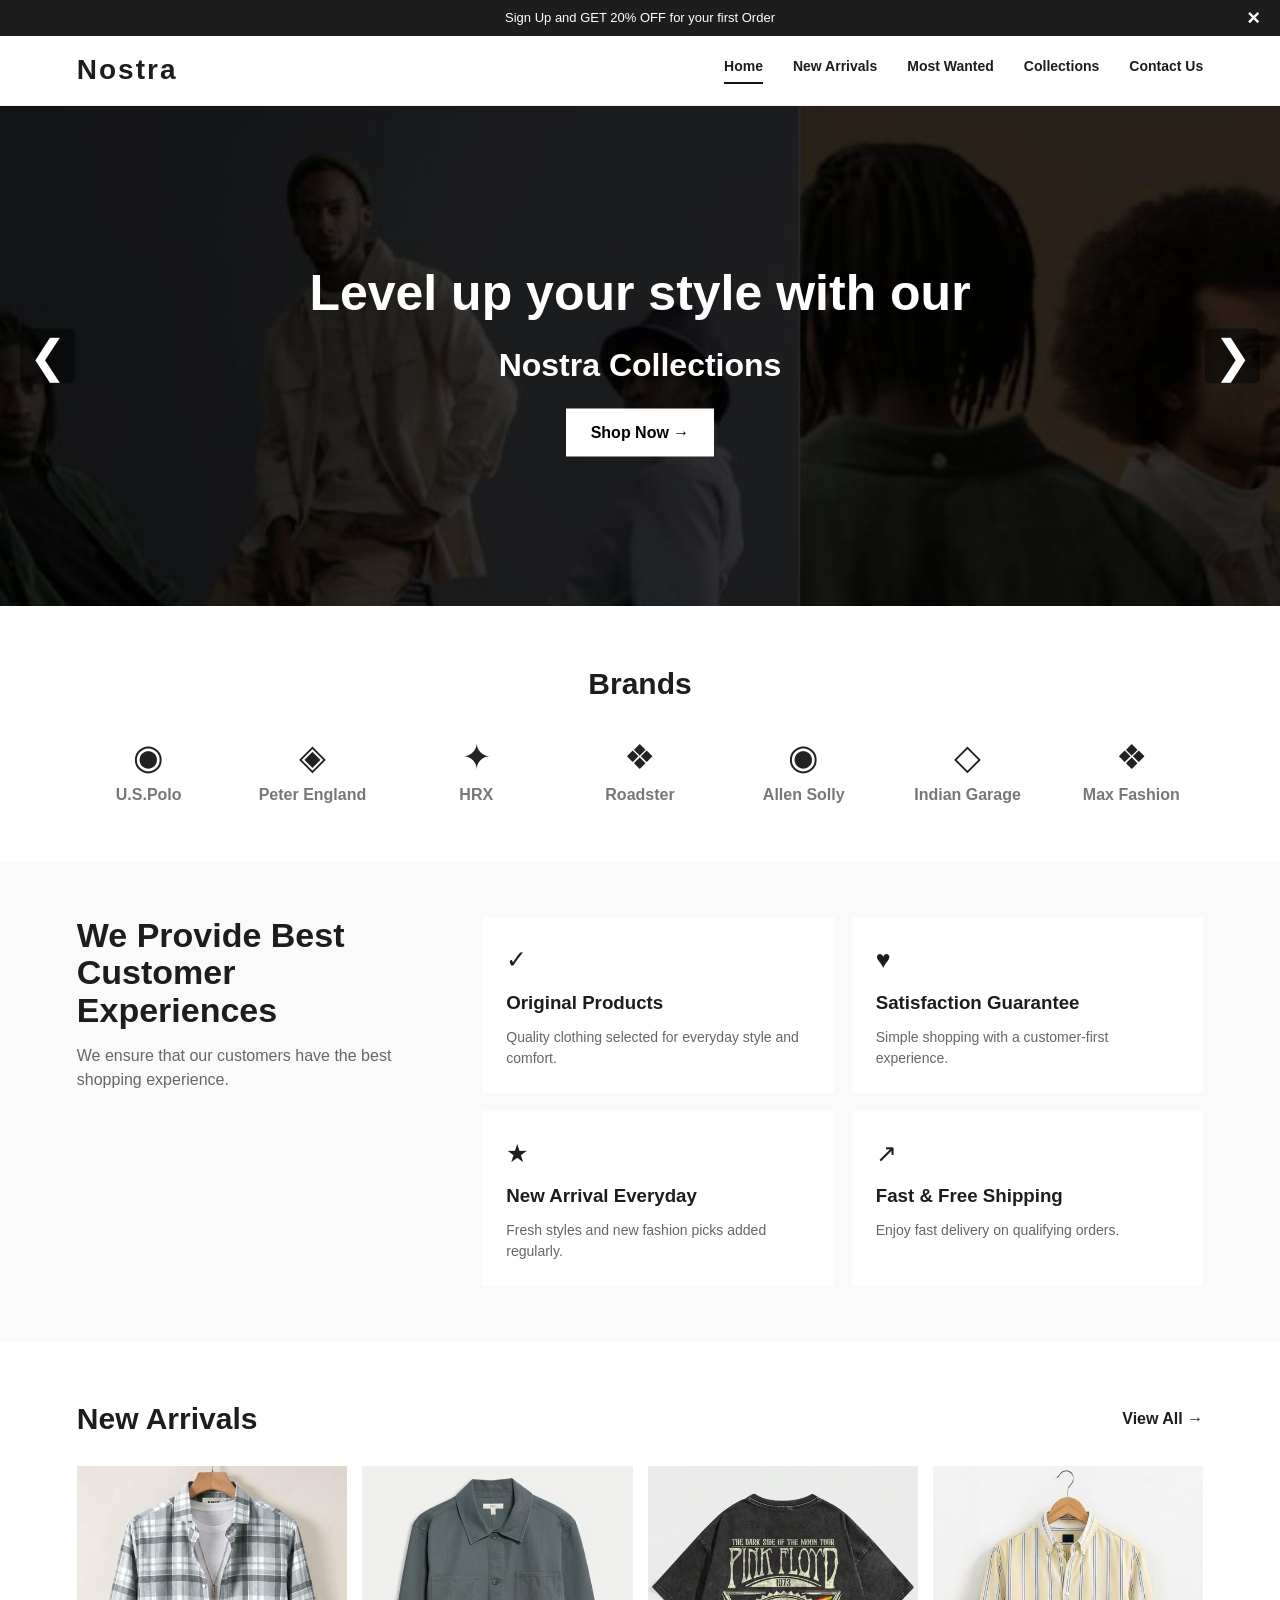
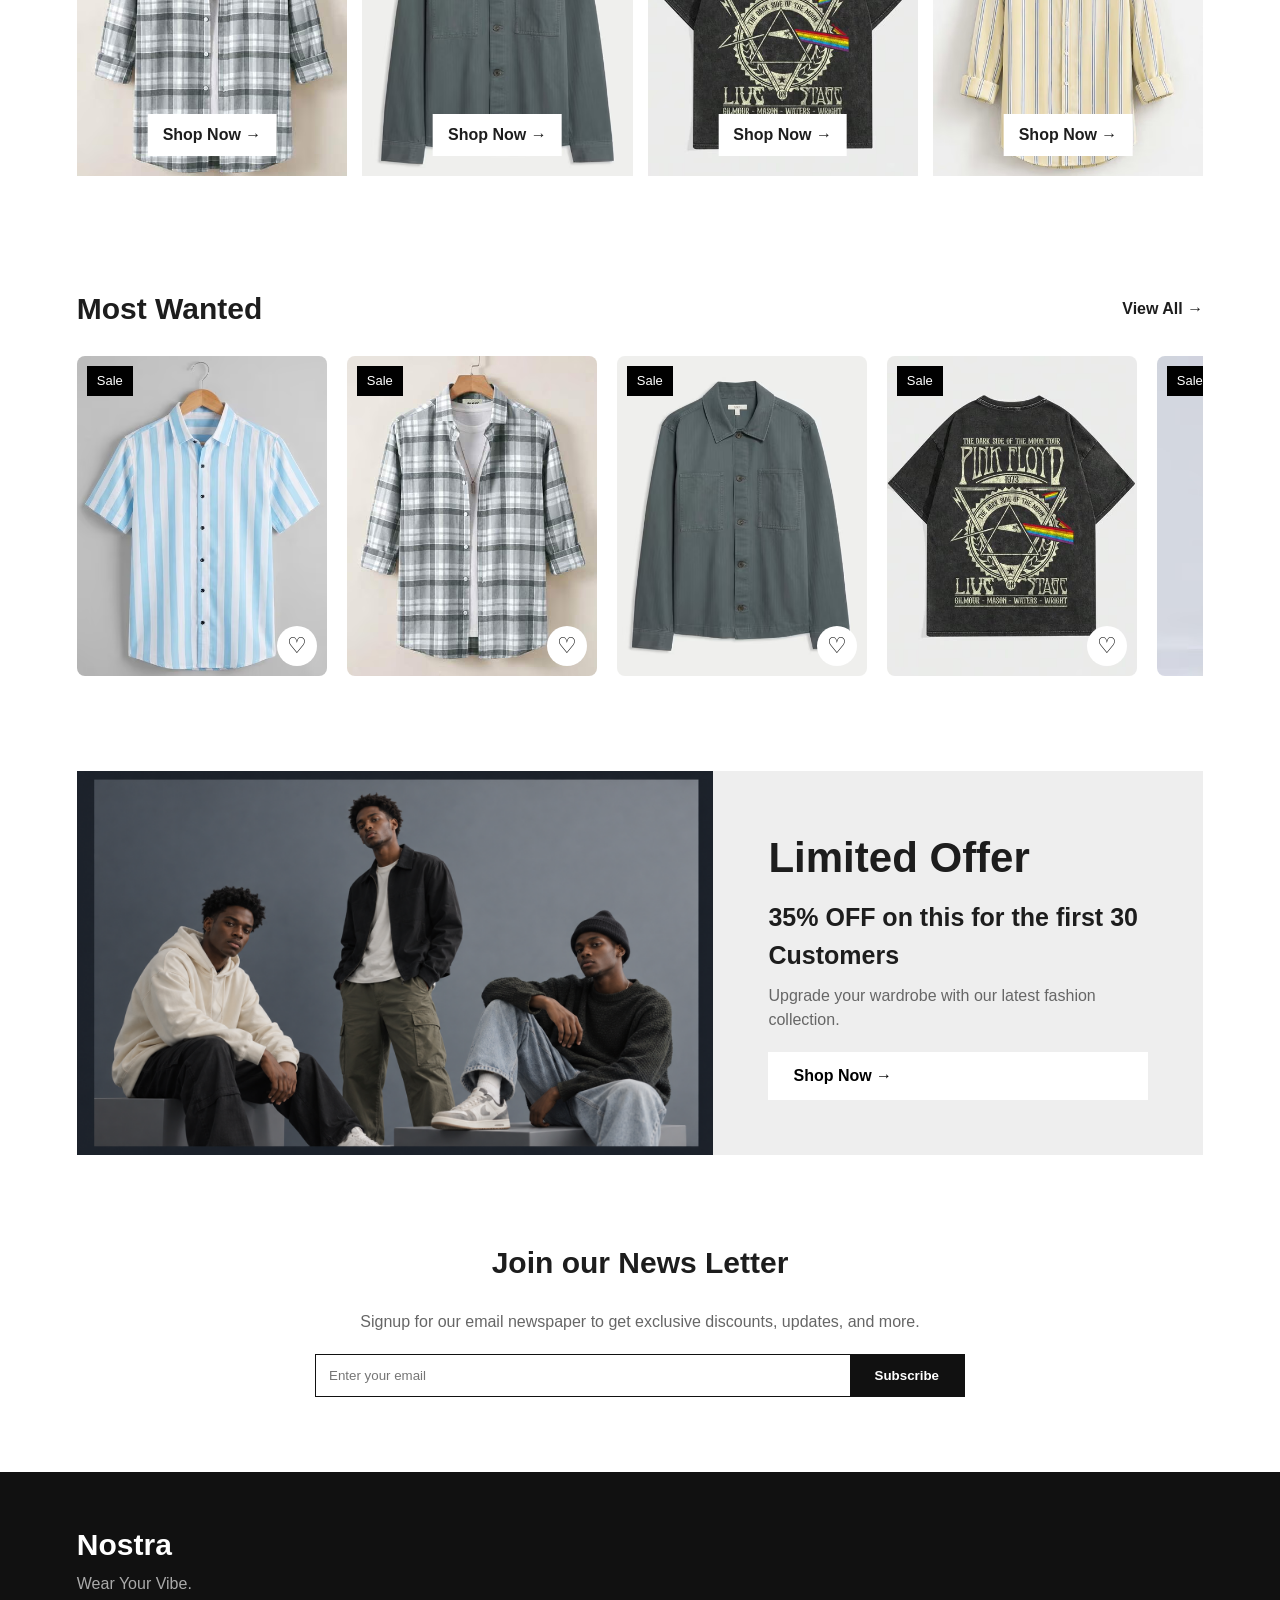
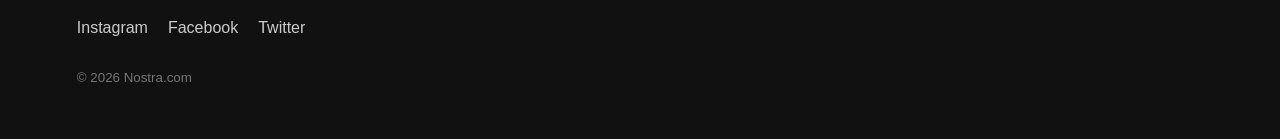
<file: index.html>
<!DOCTYPE html>
<html lang="en">

<head>
    <meta charset="UTF-8">
    <meta name="viewport" content="width=device-width, initial-scale=1.0">
    <title>Nostra | Fashion Store</title>
    <link rel="stylesheet" href="style.css">
</head>

<body>

    <div class="offer-bar" id="offerBar">
        <span>Sign Up and GET 20% OFF for your first Order</span>
        <button id="closeOffer" class="close-offer">×</button>
    </div>

    <header class="navbar">
        <a href="index.html" class="logo">Nostra</a>
        <button class="menu-btn" id="menuBtn">☰</button>
        <nav id="navMenu">
            <a href="index.html" class="active">Home</a>
            <a href="#new-arrivals">New Arrivals</a>
            <a href="#most-wanted">Most Wanted</a>
            <a href="collections.html">Collections</a>
            <a href="contact.html">Contact Us</a>
        </nav>
    </header>

    <main>
        <section class="hero">
            <div class="hero-image">
                <div class="hero-slides">
                    <img src="./images/hero image.jpg" alt="Nostra fashion collection">
                    <img src="./images/hero image.jpg" alt="Nostra new collection">
                    <img src="./images/hero image.jpg" alt="Nostra fashion">

                </div>

                <!-- Left Button -->
                <button class="slider-btn prev" onclick="prevImage()">❮</button>

                <!-- Right Button -->
                <button class="slider-btn next" onclick="nextImage()">❯</button>

            </div>

            <div class="hero-content">
                <h1>Level up your style with our</h1>
                <h2>Nostra Collections</h2>
                <a href="collections.html" class="hero-btn">Shop Now →</a>
            </div>

        </section>

        <section class="brands section">
            <h2>Brands</h2>
            <div class="brand-row">
                <div><span>◉</span>
                    <p>U.S.Polo</p>
                </div>
                <div><span>◈</span>
                    <p>Peter England</p>
                </div>
                <div><span>✦</span>
                    <p>HRX</p>
                </div>
                <div><span>❖</span>
                    <p>Roadster</p>
                </div>
                <div><span>◉</span>
                    <p>Allen Solly</p>
                </div>
                <div><span>◇</span>
                    <p>Indian Garage</p>
                </div>
                <div><span>❖</span>
                    <p>Max Fashion</p>
                </div>
            </div>
        </section>

        <section class="experience section">
            <div class="experience-heading">
                <h2>We Provide Best</h2>
                <h2>Customer Experiences</h2>
                <p>We ensure that our customers have the best shopping experience.</p>
            </div>

            <div class="experience-grid">
                <article>
                    <div class="feature-icon">✓</div>
                    <h3>Original Products</h3>
                    <p>Quality clothing selected for everyday style and comfort.</p>
                </article>
                <article>
                    <div class="feature-icon">♥</div>
                    <h3>Satisfaction Guarantee</h3>
                    <p>Simple shopping with a customer-first experience.</p>
                </article>
                <article>
                    <div class="feature-icon">★</div>
                    <h3>New Arrival Everyday</h3>
                    <p>Fresh styles and new fashion picks added regularly.</p>
                </article>
                <article>
                    <div class="feature-icon">↗</div>
                    <h3>Fast & Free Shipping</h3>
                    <p>Enjoy fast delivery on qualifying orders.</p>
                </article>
            </div>
        </section>

        <section class="section products-section" id="new-arrivals">
            <div class="section-title">
                <h2>New Arrivals</h2>
                <a href="collections.html">View All →</a>
            </div>

            <div class="arrival-grid">
                <a class="arrival-card" href="collections.html"><img src="./images/Checked Shirt.avif"
                        alt="Printed shirt"><span>Shop Now →</span></a>
                <a class="arrival-card" href="collections.html"><img src="./images/Formal Shirt.avif"
                        alt="Casual pants"><span>Shop Now →</span></a>
                <a class="arrival-card" href="collections.html"><img src="./images/Printed T-Shirt.avif"
                        alt="Brown shirt"><span>Shop Now →</span></a>
                <a class="arrival-card" href="collections.html"><img src="./images/Strip Shirt.avif"
                        alt="Dark shirt"><span>Shop Now →</span></a>
            </div>
        </section>

        <section class="section products-section" id="most-wanted">
            <div class="section-title">
                <h2>Most Wanted</h2>
                <a href="collections.html">View All →</a>
            </div>

            <div class="most-grid">
                <article class="most-card">
                    <div class="sale">Sale</div>
                    <img src="./images/Casual Shirt.avif" alt="Casual Shirt">
                    <button class="like-btn">♡</button>
                </article>

                <article class="most-card">
                    <div class="sale">Sale</div>
                    <img src="./images/Checked Shirt.avif" alt="Checked Shirt">
                    <button class="like-btn">♡</button>
                </article>

                <article class="most-card">
                    <div class="sale">Sale</div>
                    <img src="./images/Formal Shirt.avif" alt="Formal Shirt">
                    <button class="like-btn">♡</button>
                </article>

                <article class="most-card">
                    <div class="sale">Sale</div>
                    <img src="./images/Printed T-Shirt.avif" alt="Printed T-Shirt">
                    <button class="like-btn">♡</button>
                </article>

                <article class="most-card">
                    <div class="sale">Sale</div>
                    <img src="./images/Cargo Pant.avif" alt="Cargo Pant">
                    <button class="like-btn">♡</button>
                </article>

                <article class="most-card">
                    <div class="sale">Sale</div>
                    <img src="./images/Jeans Pat.avif" alt="Jeans">
                    <button class="like-btn">♡</button>
                </article>

                <article class="most-card">
                    <div class="sale">Sale</div>
                    <img src="./images/T-Shirt.avif" alt="T-Shirt">
                    <button class="like-btn">♡</button>
                </article>

                <article class="most-card">
                    <div class="sale">Sale</div>
                    <img src="./images/Regular Fit Chinos.avif" alt="Regular Fit Chinos">
                    <button class="like-btn">♡</button>
                </article>

                <article class="most-card">
                    <div class="sale">Sale</div>
                    <img src="./images/Strip Shirt.avif" alt="Strip Shirt">
                    <button class="like-btn">♡</button>
                </article>

            </div>

        </section>

        <section class="limited">
            <img src="./images/add.png" alt="Limited offer">
            <div class="limited-content">
                <h2>Limited Offer</h2>
                <h3>35% OFF on this for the first 30 Customers</h3>
                <p>Upgrade your wardrobe with our latest fashion collection.</p>
                <a href="collections.html" class="hero-btn">Shop Now →</a>
            </div>
        </section>

        <section class="newsletter section">
            <h2>Join our News Letter</h2>
            <p>Signup for our email newspaper to get exclusive discounts, updates, and more.</p>
            <form id="newsletterForm">
                <input type="email" placeholder="Enter your email" required>
                <button type="submit">Subscribe</button>
            </form>
            <p id="newsletterMsg"></p>
        </section>
    </main>

    <footer>
        <h2>Nostra</h2>
        <p>Wear Your Vibe.</p>
        <div class="socials"><a href="#">Instagram</a><a href="#">Facebook</a><a href="#">Twitter</a></div>
        <small>© 2026 Nostra.com</small>
    </footer>

    <script src="script.js"></script>
</body>

</html>
</file>
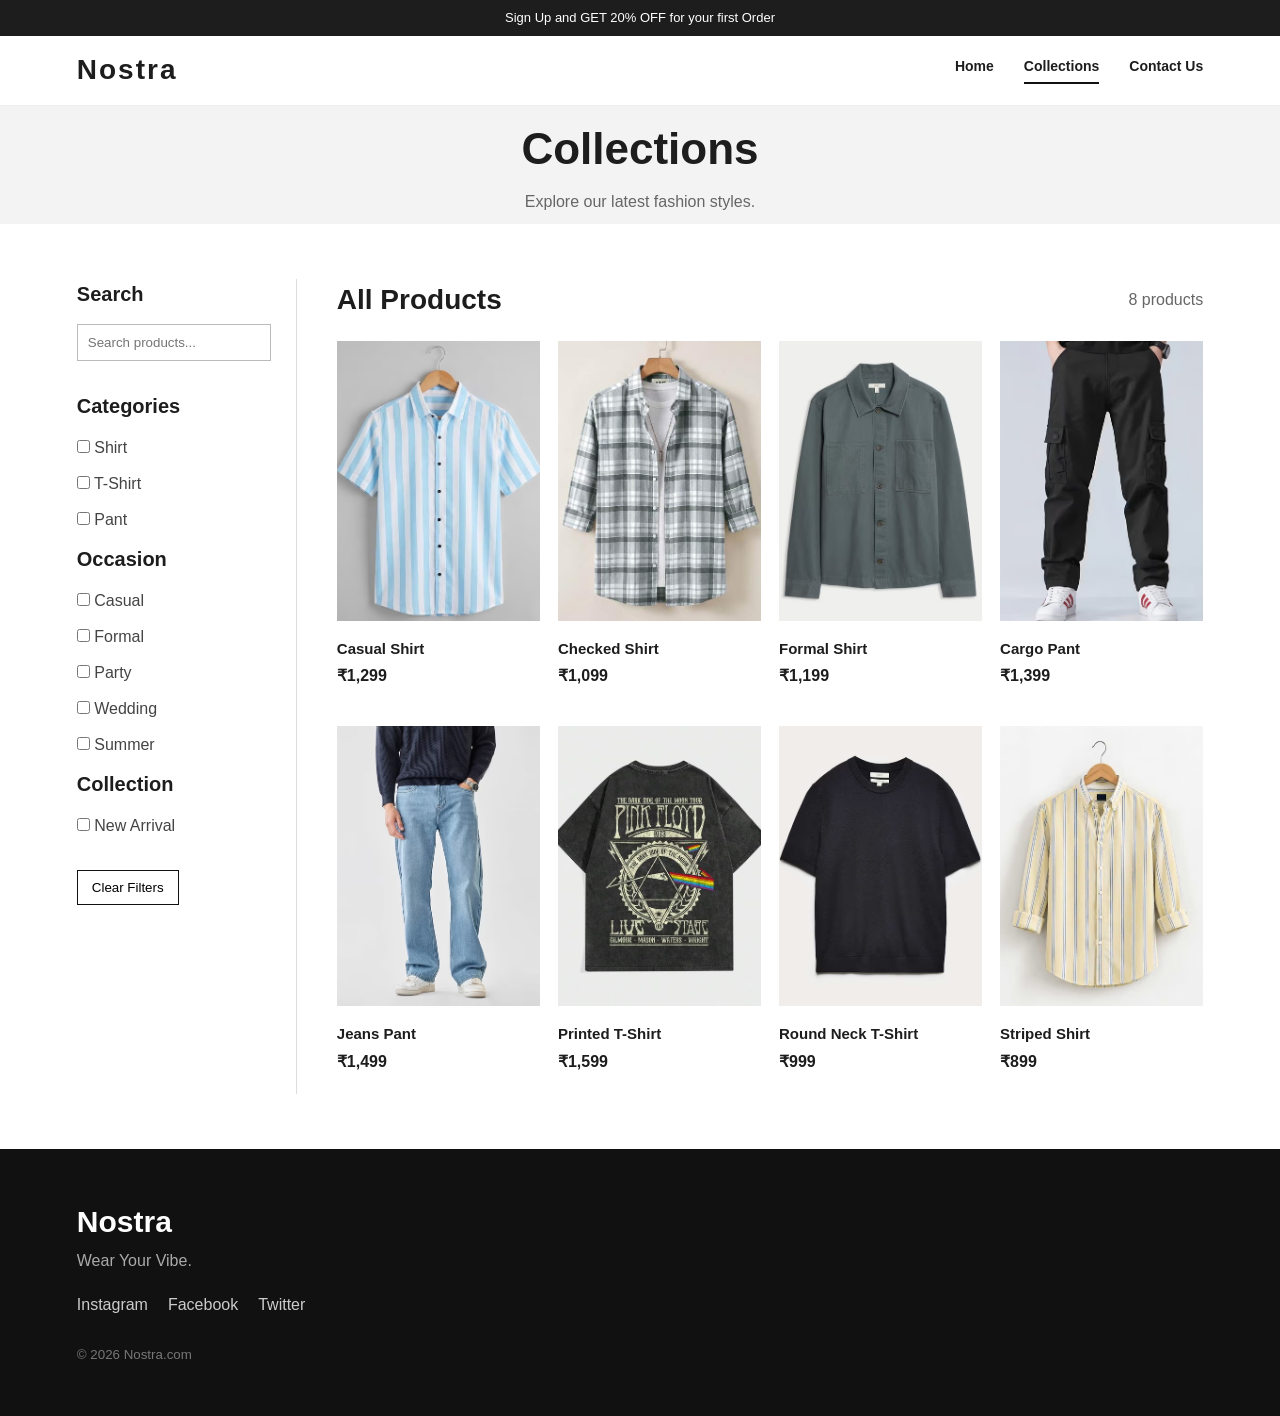
<file: collections.html>
<!DOCTYPE html>
<html lang="en">

<head>
    <meta charset="UTF-8">
    <meta name="viewport" content="width=device-width, initial-scale=1.0">
    <title>Collections | Nostra</title>
    <link rel="stylesheet" href="style.css">
</head>

<body>

    <div class="offer-bar">Sign Up and GET 20% OFF for your first Order</div>

    <header class="navbar">
        <a href="index.html" class="logo">Nostra</a>
        <button class="menu-btn" id="menuBtn">☰</button>
        <nav id="navMenu">
            <a href="index.html">Home</a>
            <a class="active" href="collections.html">Collections</a>
            <a href="contact.html">Contact Us</a>
        </nav>
    </header>

    <main>
        <section class="page-heading">
            <h1>Collections</h1>
            <p>Explore our latest fashion styles.</p>
        </section>

        <section class="collection-layout">
            <aside class="filter-panel">

                <h2>Search</h2>

                <input type="text" id="searchInput" placeholder="Search products...">


                <!-- Categories -->

                <h2>Categories</h2>

                <label>
                    <input type="checkbox" class="category-filter" value="shirt">
                    Shirt
                </label>

                <label>
                    <input type="checkbox" class="category-filter" value="tshirt">
                    T-Shirt
                </label>

                <label>
                    <input type="checkbox" class="category-filter" value="pant">
                    Pant
                </label>


                <!-- Occasion -->

                <h2>Occasion</h2>

                <label>
                    <input type="checkbox" class="occasion-filter" value="casual">
                    Casual
                </label>

                <label>
                    <input type="checkbox" class="occasion-filter" value="formal">
                    Formal
                </label>

                <label>
                    <input type="checkbox" class="occasion-filter" value="party">
                    Party
                </label>

                <label>
                    <input type="checkbox" class="occasion-filter" value="wedding">
                    Wedding
                </label>

                <label>
                    <input type="checkbox" class="occasion-filter" value="summer">
                    Summer
                </label>


                <!-- New Arrival -->

                <h2>Collection</h2>

                <label>
                    <input type="checkbox" class="category-filter" value="new">
                    New Arrival
                </label>

                <button id="clearFilter" class="clear-btn">
                    Clear Filters
                </button>
            </aside>

            <section class="collection-products">
                <div class="collection-top">
                    <h2>All Products</h2>
                    <span id="productCount"></span>
                </div>

                <div class="collection-grid" id="productGrid">

                    <article class="collection-card product" data-name="casual shirt"
                        data-tags="shirt casual summer new">

                        <img src="./images/Casual Shirt.avif" alt="Casual Shirt">

                        <h3>Casual Shirt</h3>
                        <p>₹1,299</p>

                    </article>

                    <article class="collection-card product" data-name="checked shirt" data-tags="shirt casual party">

                        <img src="./images/Checked Shirt.avif" alt="Checked Shirt">

                        <h3>Checked Shirt</h3>
                        <p>₹1,099</p>

                    </article>

                    <article class="collection-card product" data-name="formal shirt" data-tags="shirt formal wedding">

                        <img src="./images/Formal Shirt.avif" alt="Formal Shirt">

                        <h3>Formal Shirt</h3>
                        <p>₹1,199</p>

                    </article>

                    <article class="collection-card product" data-name="cargo pant" data-tags="pant casual summer">

                        <img src="./images/Cargo Pant.avif" alt="Cargo Pant">

                        <h3>Cargo Pant</h3>
                        <p>₹1,399</p>

                    </article>

                    <article class="collection-card product" data-name="jeans pant" data-tags="pant casual party">

                        <img src="./images/Jeans Pat.avif" alt="Jeans Pant">

                        <h3>Jeans Pant</h3>
                        <p>₹1,499</p>

                    </article>

                    <article class="collection-card product" data-name="printed t shirt"
                        data-tags="tshirt casual party summer">

                        <img src="./images/Printed T-Shirt.avif" alt="Printed T-Shirt">

                        <h3>Printed T-Shirt</h3>
                        <p>₹1,599</p>

                    </article>

                    <article class="collection-card product" data-name="round neck t shirt"
                        data-tags="tshirt casual summer new">

                        <img src="./images/T-Shirt.avif" alt="Round Neck T-Shirt">

                        <h3>Round Neck T-Shirt</h3>
                        <p>₹999</p>

                    </article>

                    <article class="collection-card product" data-name="striped shirt"
                        data-tags="shirt formal party wedding new">

                        <img src="./images/Strip Shirt.avif" alt="Striped Shirt">

                        <h3>Striped Shirt</h3>
                        <p>₹899</p>

                    </article>

                </div>

                <div id="noProducts" class="no-products" hidden>
                    <h2>No products found</h2>
                    <p>Try another search or clear your filters.</p>
                </div>
            </section>
        </section>
    </main>

    <footer>
        <h2>Nostra</h2>
        <p>Wear Your Vibe.</p>
        <div class="socials"><a href="#">Instagram</a><a href="#">Facebook</a><a href="#">Twitter</a></div>
        <small>© 2026 Nostra.com</small>
    </footer>

    <script src="script.js"></script>
</body>

</html>
</file>
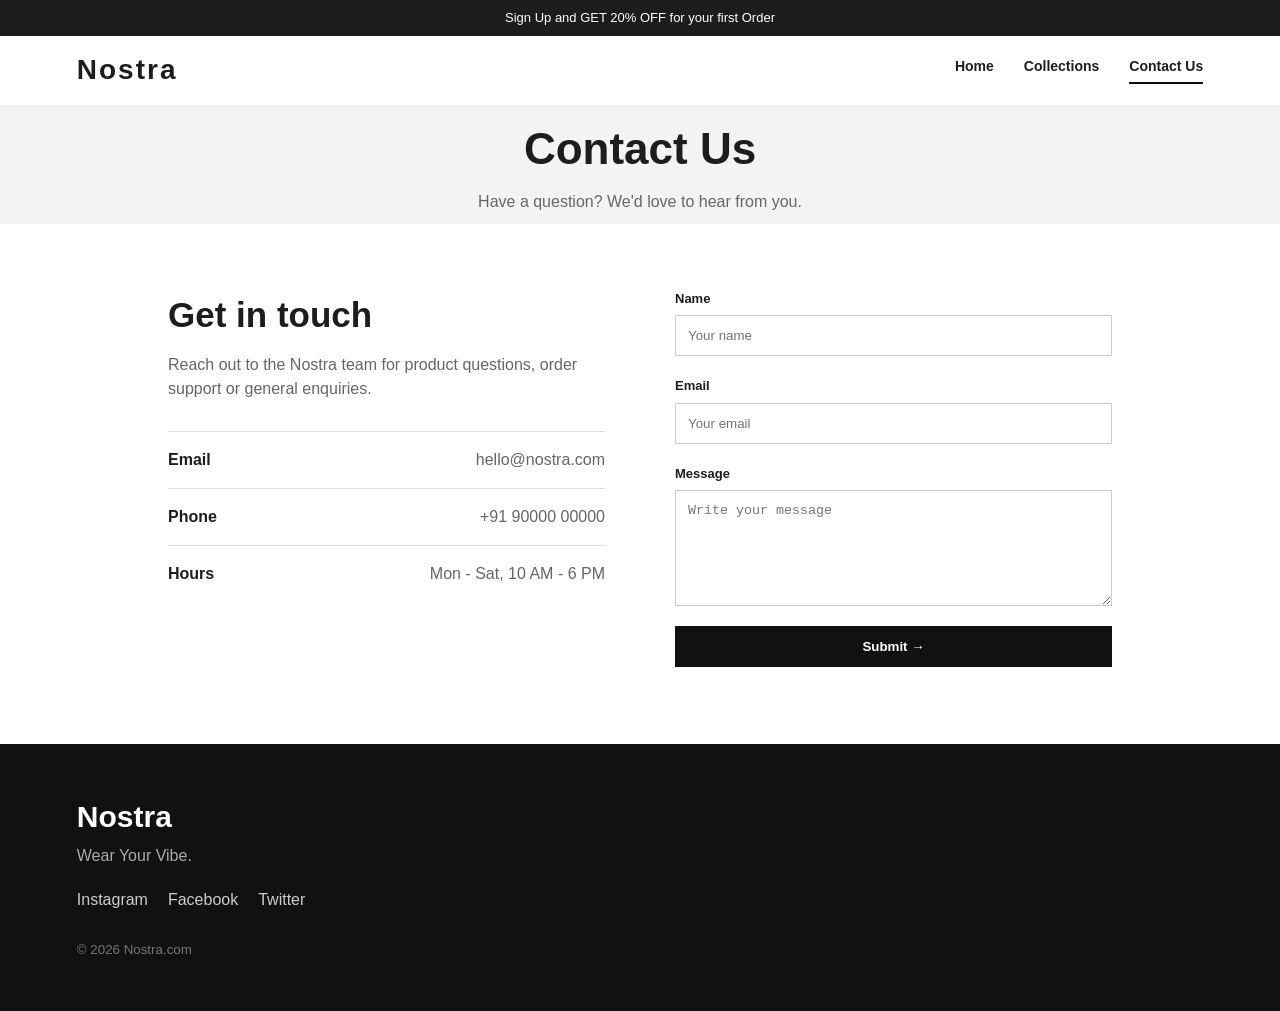
<file: contact.html>
<!DOCTYPE html>
<html lang="en">
<head>
    <meta charset="UTF-8">
    <meta name="viewport" content="width=device-width, initial-scale=1.0">
    <title>Contact Us | Nostra</title>
    <link rel="stylesheet" href="style.css">
</head>
<body>

    <div class="offer-bar">Sign Up and GET 20% OFF for your first Order</div>

    <header class="navbar">
        <a href="index.html" class="logo">Nostra</a>
        <button class="menu-btn" id="menuBtn">☰</button>
        <nav id="navMenu">
            <a href="index.html">Home</a>
            <a href="collections.html">Collections</a>
            <a class="active" href="contact.html">Contact Us</a>
        </nav>
    </header>

    <main>
        <section class="page-heading">
            <h1>Contact Us</h1>
            <p>Have a question? We'd love to hear from you.</p>
        </section>

        <section class="contact-section">
            <div class="contact-info">
                <h2>Get in touch</h2>
                <p>Reach out to the Nostra team for product questions, order support or general enquiries.</p>
                <div><b>Email</b><span>hello@nostra.com</span></div>
                <div><b>Phone</b><span>+91 90000 00000</span></div>
                <div><b>Hours</b><span>Mon - Sat, 10 AM - 6 PM</span></div>
            </div>

            <form class="contact-form" id="contactForm">
                <label for="name">Name</label>
                <input id="name" type="text" required placeholder="Your name">

                <label for="email">Email</label>
                <input id="email" type="email" required placeholder="Your email">

                <label for="message">Message</label>
                <textarea id="message" rows="6" required placeholder="Write your message"></textarea>

                <button type="submit">Submit →</button>
                <p id="contactMsg"></p>
            </form>
        </section>
    </main>

    <footer>
        <h2>Nostra</h2><p>Wear Your Vibe.</p>
        <div class="socials"><a href="#">Instagram</a><a href="#">Facebook</a><a href="#">Twitter</a></div>
        <small>© 2026 Nostra.com</small>
    </footer>

    <script src="script.js"></script>
</body>
</html>
</file>
<file: style.css>
* {
    box-sizing: border-box;
    margin: 0;
    padding: 0
}

body {
    font-family: Arial, sans-serif;
    color: #1d1d1d;
    background: #fff;
    line-height: 1.5
}

a {
    text-decoration: none;
    color: inherit
}

html {
    scroll-behavior: smooth;
}
#new-arrivals,
#most-wanted {
    scroll-margin-top: 80px;
}

.offer-bar {
    background: #1d1d1d;
    color: #fff;
    text-align: center;
    padding: 8px;
    font-size: 13px;
    position: relative;
    display: flex;
    align-items: center;
    justify-content: center;
}

.close-offer {
    position: absolute;
    right: 20px;
    background: transparent;
    border: none;
    color: white;
    font-size: 22px;
    font-weight: bold;
    cursor: pointer;
    line-height: 1;
}

.close-offer:hover {
    opacity: 0.6;
}

.navbar {
    height: 70px;
    display: flex;
    align-items: center;
    justify-content: space-between;
    padding: 0 6%;
    border-bottom: 1px solid #eee;
    position: sticky;
    top: 0;
    background: #fff;
    z-index: 20
}

.logo {
    font-size: 28px;
    font-weight: 800;
    letter-spacing: 2px
}

.navbar nav {
    display: flex;
    align-items: center;
    gap: 30px;
}
.navbar nav a {
    font-size: 14px;
    font-weight: 600;
    padding-bottom: 5px;
    border-bottom: 2px solid transparent;
    transition: 0.3s;
}
.navbar nav a:hover {
    border-bottom-color: #111;
}
.navbar nav a.active {
    border-bottom-color: #111;
}

.menu-btn {
    display: none;
    background: none;
    border: 0;
    font-size: 24px
}

.hero {
    width: 100%;
    height: 500px;
    position: relative;
    overflow: hidden;
}

.hero-image {
    width: 100%;
    height: 100%;
    position: relative;
    overflow: hidden;
}

.hero-slides {
    display: flex;
    width: 300%;
    height: 100%;
    transition: transform 0.6s ease-in-out;
}

.hero-slides img {
    width: 33.3333%;
    height: 100%;
    object-fit: cover;
    flex-shrink: 0;
}

.hero-image::after {
    content: "";
    position: absolute;
    inset: 0;
    background: rgba(0, 0, 0, 0.25);
    pointer-events: none;
}

.hero-content {
    position: absolute;
    top: 50%;
    left: 50%;
    transform: translate(-50%, -50%);
    z-index: 5;
    color: white;
    text-align: center;
    width: 90%;
}

.hero-content h1 {
    font-size: 50px;
    margin-bottom: 10px;
}

.hero-content h2 {
    font-size: 32px;
    margin-bottom: 20px;
}

.hero-btn {
    display: inline-block;
    padding: 12px 25px;
    background-color: white;
    color: black;
    text-decoration: none;
    font-weight: bold;
    transition: 0.3s;
}

.hero-btn:hover {
    background-color: black;
    color: white;
}

.slider-btn {
    position: absolute;
    top: 50%;
    transform: translateY(-50%);
    z-index: 10;
    width: 55px;
    height: 55px;
    border: none;
    border-radius: 5px;
    background: rgba(0, 0, 0, 0.45);
    color: white;
    font-size: 45px;
    cursor: pointer;
    display: flex;
    align-items: center;
    justify-content: center;
    transition: 0.3s;
}
.prev {
    left: 20px;
}

.next {
    right: 20px;
}

.slider-btn:hover {
    background: rgba(0, 0, 0, 0.8);
}

.section {
    padding: 55px 6%
}

.section>h2 {
    font-size: 30px;
    margin-bottom: 25px
}

.brands {
    text-align: center
}

.brand-row {
    display: grid;
    grid-template-columns: repeat(7, 1fr);
    gap: 20px;
    align-items: center
}

.brand-row div {
    color: #777
}

.brand-row span {
    font-size: 35px;
    color: #222
}

.brand-row p {
    font-weight: bold
}

.experience {
    display: grid;
    grid-template-columns: 1fr 2fr;
    gap: 45px;
    align-items: start;
    background: #fafafa
}

.experience-heading h2 {
    font-size: 34px;
    line-height: 1.1
}

.experience-heading p {
    margin-top: 15px;
    color: #666
}

.experience-grid {
    display: grid;
    grid-template-columns: repeat(2, 1fr);
    gap: 18px
}

.experience-grid article {
    background: #fff;
    padding: 24px
}

.feature-icon {
    font-size: 25px
}

.experience-grid h3 {
    margin: 10px 0
}

.experience-grid p {
    color: #666;
    font-size: 14px
}

.section-title {
    display: flex;
    justify-content: space-between;
    align-items: center;
    margin-bottom: 25px
}

.section-title h2 {
    font-size: 30px
}

.section-title a {
    font-weight: bold
}

.arrival-grid {
    display: grid;
    grid-template-columns: repeat(4, 1fr);
    gap: 15px
}

.arrival-card {
    height: 310px;
    position: relative;
    overflow: hidden;
    background: #eee
}

.arrival-card img {
    width: 100%;
    height: 100%;
    object-fit: cover;
    transition: .3s
}

.arrival-card:hover img {
    transform: scale(1.04)
}

.arrival-card span {
    position: absolute;
    bottom: 20px;
    left: 50%;
    transform: translateX(-50%);
    background: #fff;
    padding: 9px 15px;
    font-weight: bold;
    white-space: nowrap
}

.most-grid {
    display: flex;
    gap: 20px;
    overflow-x: auto;
    scroll-behavior: smooth;
    padding-bottom: 10px;
    cursor: grab;
    scrollbar-width: none;
}

.most-grid::-webkit-scrollbar {
    display: none;
}

.most-grid:active {
    cursor: grabbing;
}

.most-card {
    position: relative;
    flex: 0 0 250px;
    height: 320px;
    overflow: hidden;
    border-radius: 8px;
}

.most-card img {
    width: 100%;
    height: 100%;
    object-fit: cover;
    display: block;
}

.most-card .sale {
    position: absolute;
    top: 10px;
    left: 10px;
    background-color: black;
    color: white;
    padding: 5px 10px;
    font-size: 13px;
    z-index: 2;
}

.like-btn {
    position: absolute;
    right: 10px;
    bottom: 10px;
    width: 40px;
    height: 40px;
    border: none;
    border-radius: 50%;
    background-color: white;
    font-size: 22px;
    cursor: pointer;
    color: black;
    transition: 0.2s;
}

.like-btn.liked {
    color: red;
}

.limited {
    margin: 30px 6%;
    background: #eee;
    display: grid;
    grid-template-columns: 1.3fr 1fr;
    min-height: 300px
}

.limited img {
    width: 100%;
    height: 100%;
    object-fit: cover
}

.limited-content {
    padding: 55px;
    display: flex;
    flex-direction: column;
    justify-content: center
}

.limited-content h2 {
    font-size: 42px
}

.limited-content h3 {
    font-size: 25px;
    margin: 10px 0
}

.limited-content p {
    color: #666;
    margin-bottom: 20px
}

.newsletter {
    text-align: center
}

.newsletter p {
    color: #666;
    margin-bottom: 20px
}

.newsletter form {
    max-width: 650px;
    margin: auto;
    display: flex;
    border: 1px solid #111
}

.newsletter input {
    flex: 1;
    border: 0;
    padding: 13px;
    outline: 0
}

.newsletter button {
    border: 0;
    background: #111;
    color: #fff;
    padding: 13px 25px;
    font-weight: bold
}

.newsletter #newsletterMsg {
    margin-top: 12px;
    color: green
}

footer {
    background: #111;
    color: #fff;
    padding: 50px 6%;
    text-align: left
}

footer h2 {
    font-size: 30px
}

footer p {
    color: #aaa;
    margin: 5px 0 20px
}

.socials {
    display: flex;
    gap: 20px;
    margin-bottom: 25px
}

.socials a {
    color: #ccc
}

footer small {
    color: #777
}

.page-heading {
    text-align: center;
    background: #f3f3f3;
    padding: 10px
}

.page-heading h1 {
    font-size: 44px
}

.page-heading p {
    color: #666;
    margin-top: 8px
}

.collection-layout {
    display: grid;
    grid-template-columns: 220px 1fr;
    gap: 40px;
    padding: 55px 6%
}

.filter-panel {
    border-right: 1px solid #ddd;
    padding-right: 25px
}

.filter-panel h2 {
    font-size: 20px;
    margin: 0 0 15px
}

.filter-panel input[type=text] {
    width: 100%;
    padding: 10px;
    border: 1px solid #bbb;
    margin-bottom: 30px
}

.filter-panel label {
    display: block;
    margin: 12px 0;
    color: #444
}

.clear-btn {
    margin-top: 20px;
    padding: 9px 14px;
    border: 1px solid #111;
    background: #fff;
    cursor: pointer
}

.collection-top {
    display: flex;
    justify-content: space-between;
    align-items: center;
    margin-bottom: 20px
}

.collection-top h2 {
    font-size: 28px
}

.collection-top span {
    color: #666
}

.collection-grid {
    display: grid;
    grid-template-columns: repeat(4, 1fr);
    gap: 18px
}

.collection-card {
    background: #fff
}

.collection-card img {
    width: 100%;
    height: 280px;
    object-fit: cover;
    background: #f1f1f1
}

.collection-card h3 {
    font-size: 15px;
    margin-top: 10px
}

.collection-card p {
    font-weight: bold;
    margin: 4px 0 20px
}

.no-products {
    text-align: center;
    padding: 60px;
    background: #f6f6f6
}

.no-products h2 {
    margin-bottom: 10px
}

.contact-section {
    display: grid;
    grid-template-columns: 1fr 1fr;
    gap: 70px;
    padding: 65px 10%;
    max-width: 1200px;
    margin: auto
}

.contact-info h2 {
    font-size: 35px
}

.contact-info>p {
    color: #666;
    margin: 12px 0 30px
}

.contact-info div {
    padding: 16px 0;
    border-top: 1px solid #ddd;
    display: flex;
    justify-content: space-between
}

.contact-info span {
    color: #666
}

.contact-form {
    display: flex;
    flex-direction: column
}

.contact-form label {
    font-size: 13px;
    font-weight: bold;
    margin-bottom: 7px
}

.contact-form input,
.contact-form textarea {
    padding: 12px;
    border: 1px solid #ccc;
    margin-bottom: 20px;
    outline: 0
}

.contact-form button {
    background: #111;
    color: #fff;
    border: 0;
    padding: 13px;
    font-weight: bold;
    cursor: pointer
}

.contact-form p {
    color: green;
    margin-top: 12px
}
/* Responisve Design */

@media(max-width:800px) {

    /* Navbar */

    .navbar {
        padding: 0 5%;
    }

    .menu-btn {
        display: block;
    }

    .navbar nav {
        display: none;
        position: absolute;
        top: 70px;
        left: 0;
        right: 0;
        background: #fff;
        flex-direction: column;
        padding: 20px;
        gap: 18px;
        border-bottom: 1px solid #ddd;
    }

    .navbar nav.open {
        display: flex;
    }

    .hero {
        height: 450px;
    }

    .hero-content {
        width: 90%;
        padding: 0;
    }

    .hero-image {
        height: 100%;
    }

    .brand-row {
        grid-template-columns: repeat(4, 1fr);
    }

    .experience {
        grid-template-columns: 1fr;
    }

    .experience-grid {
        grid-template-columns: repeat(2, 1fr);
    }

    .arrival-grid {
        grid-template-columns: repeat(2, 1fr);
    }

    .most-grid {
        display: flex;
        overflow-x: auto;
        gap: 15px;
        scroll-behavior: smooth;
        scrollbar-width: none;
    }

    .most-grid::-webkit-scrollbar {
        display: none;
    }

    .most-card {
        flex: 0 0 220px;
    }

    .limited {
        grid-template-columns: 1fr;
        margin: 20px 6%;
    }

    .limited img {
        height: 250px;
    }

    .collection-layout {
        grid-template-columns: 140px 1fr;
        gap: 20px;
        padding: 40px 5%;
    }

    .filter-panel {
        border-right: 1px solid #ddd;
        border-bottom: 0;
        padding-right: 15px;
        padding-bottom: 0;
    }

    .filter-panel h2 {
        font-size: 17px;
        margin-bottom: 10px;
    }

    .filter-panel label {
        font-size: 13px;
        margin: 10px 0;
    }

    .filter-panel input[type="text"] {
        width: 100%;
        padding: 8px;
        font-size: 12px;
        margin-bottom: 20px;
    }

    .clear-btn {
        width: 100%;
        padding: 8px 5px;
        font-size: 11px;
    }

    .collection-products {
        min-width: 0;
    }

    .collection-top {
        margin-bottom: 15px;
    }

    .collection-top h2 {
        font-size: 22px;
    }

    .collection-top span {
        font-size: 12px;
    }

    .collection-grid {
        grid-template-columns: repeat(2, 1fr);
        gap: 12px;
    }

    .collection-card img {
        height: 230px;
    }

    .contact-section {
        grid-template-columns: 1fr;
        padding: 45px 7%;
    }
}

@media(max-width:480px) {

    .offer-bar {
        font-size: 11px;
    }
    .hero {
        height: 350px;
    }

    .hero-content h1 {
        font-size: 25px;
    }

    .hero-content h2 {
        font-size: 18px;
    }

    .slider-btn {
        width: 35px;
        height: 45px;
        font-size: 22px;
    }

    .prev {
        left: 10px;
    }

    .next {
        right: 10px;
    }

    .section {
        padding: 40px 5%;
    }

    .brand-row {
        grid-template-columns: repeat(3, 1fr);
        gap: 10px;
    }

    .brand-row span {
        font-size: 25px;
    }

    .experience-grid {
        grid-template-columns: 1fr;
    }

    .arrival-grid {
        grid-template-columns: repeat(2, 1fr);
        gap: 10px;
    }

    .most-grid {
        display: flex;
        gap: 10px;
        overflow-x: auto;
    }

    .most-card {
        flex: 0 0 180px;
        height: 240px;
    }

    .collection-layout {
        grid-template-columns: 115px 1fr;
        gap: 10px;
        padding: 30px 4%;
    }

    .filter-panel {
        border-right: 1px solid #ddd;
        padding-right: 10px;
    }

    .filter-panel h2 {
        font-size: 14px;
        margin-bottom: 8px;
    }

    .filter-panel label {
        font-size: 11px;
        margin: 8px 0;
    }

    .filter-panel input[type="text"] {
        padding: 7px;
        font-size: 10px;
        margin-bottom: 15px;
    }


    .clear-btn {
        font-size: 9px;
        padding: 7px 3px;
    }

    .collection-top h2 {
        font-size: 18px;
    }

    .collection-top span {
        font-size: 10px;
    }

    .collection-grid {
        grid-template-columns: repeat(2, 1fr);
        gap: 8px;
    }

    .collection-card img {
        height: 180px;
    }

    .collection-card h3 {
        font-size: 12px;
    }

    .collection-card p {
        font-size: 12px;
    }

    .limited-content {
        padding: 35px;
    }

    .limited-content h2 {
        font-size: 34px;
    }

    .newsletter form {
        flex-direction: column;
        border: 0;
        gap: 10px;
    }

    .newsletter input {
        border: 1px solid #111;
    }

    .newsletter button {
        padding: 13px;
    }

    .contact-info div {
        display: block;
    }

    .contact-info span {
        display: block;
        margin-top: 5px;
    }

    .page-heading h1 {
        font-size: 36px;
    }
}
</file>
